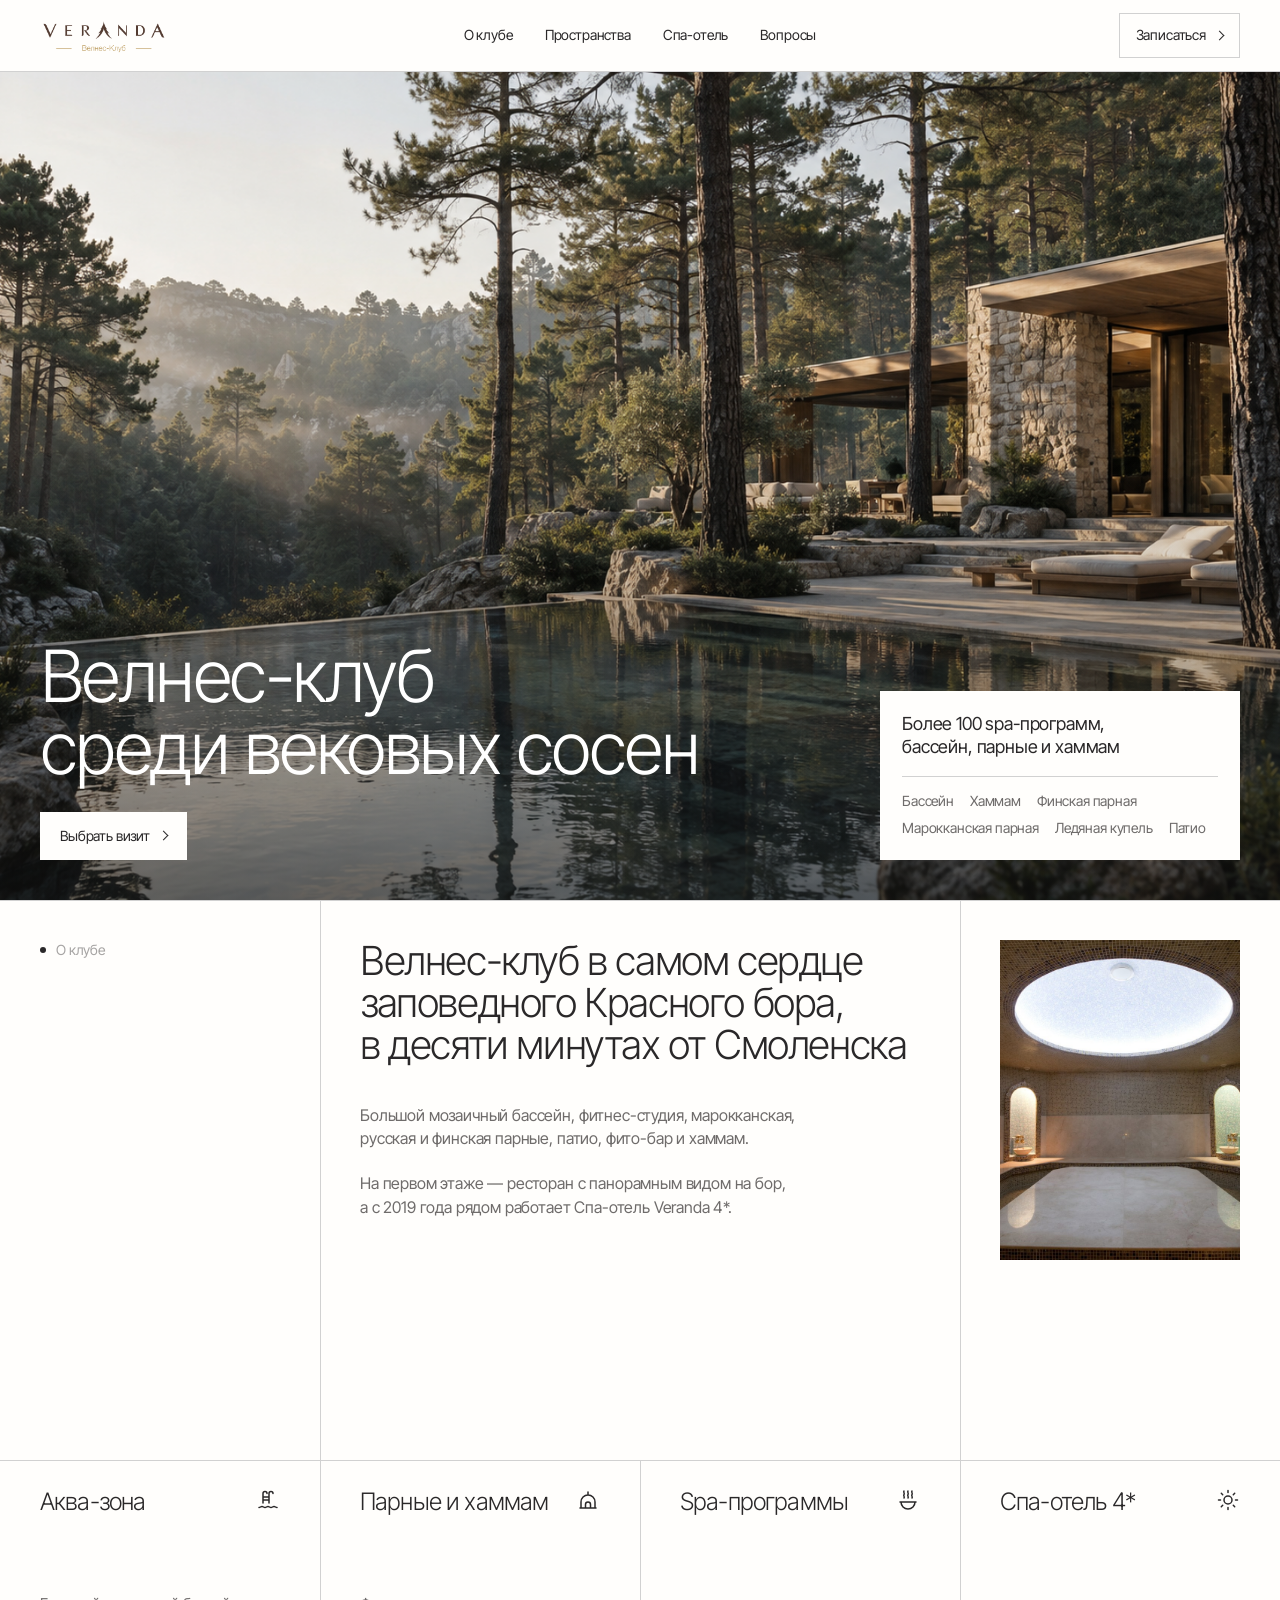
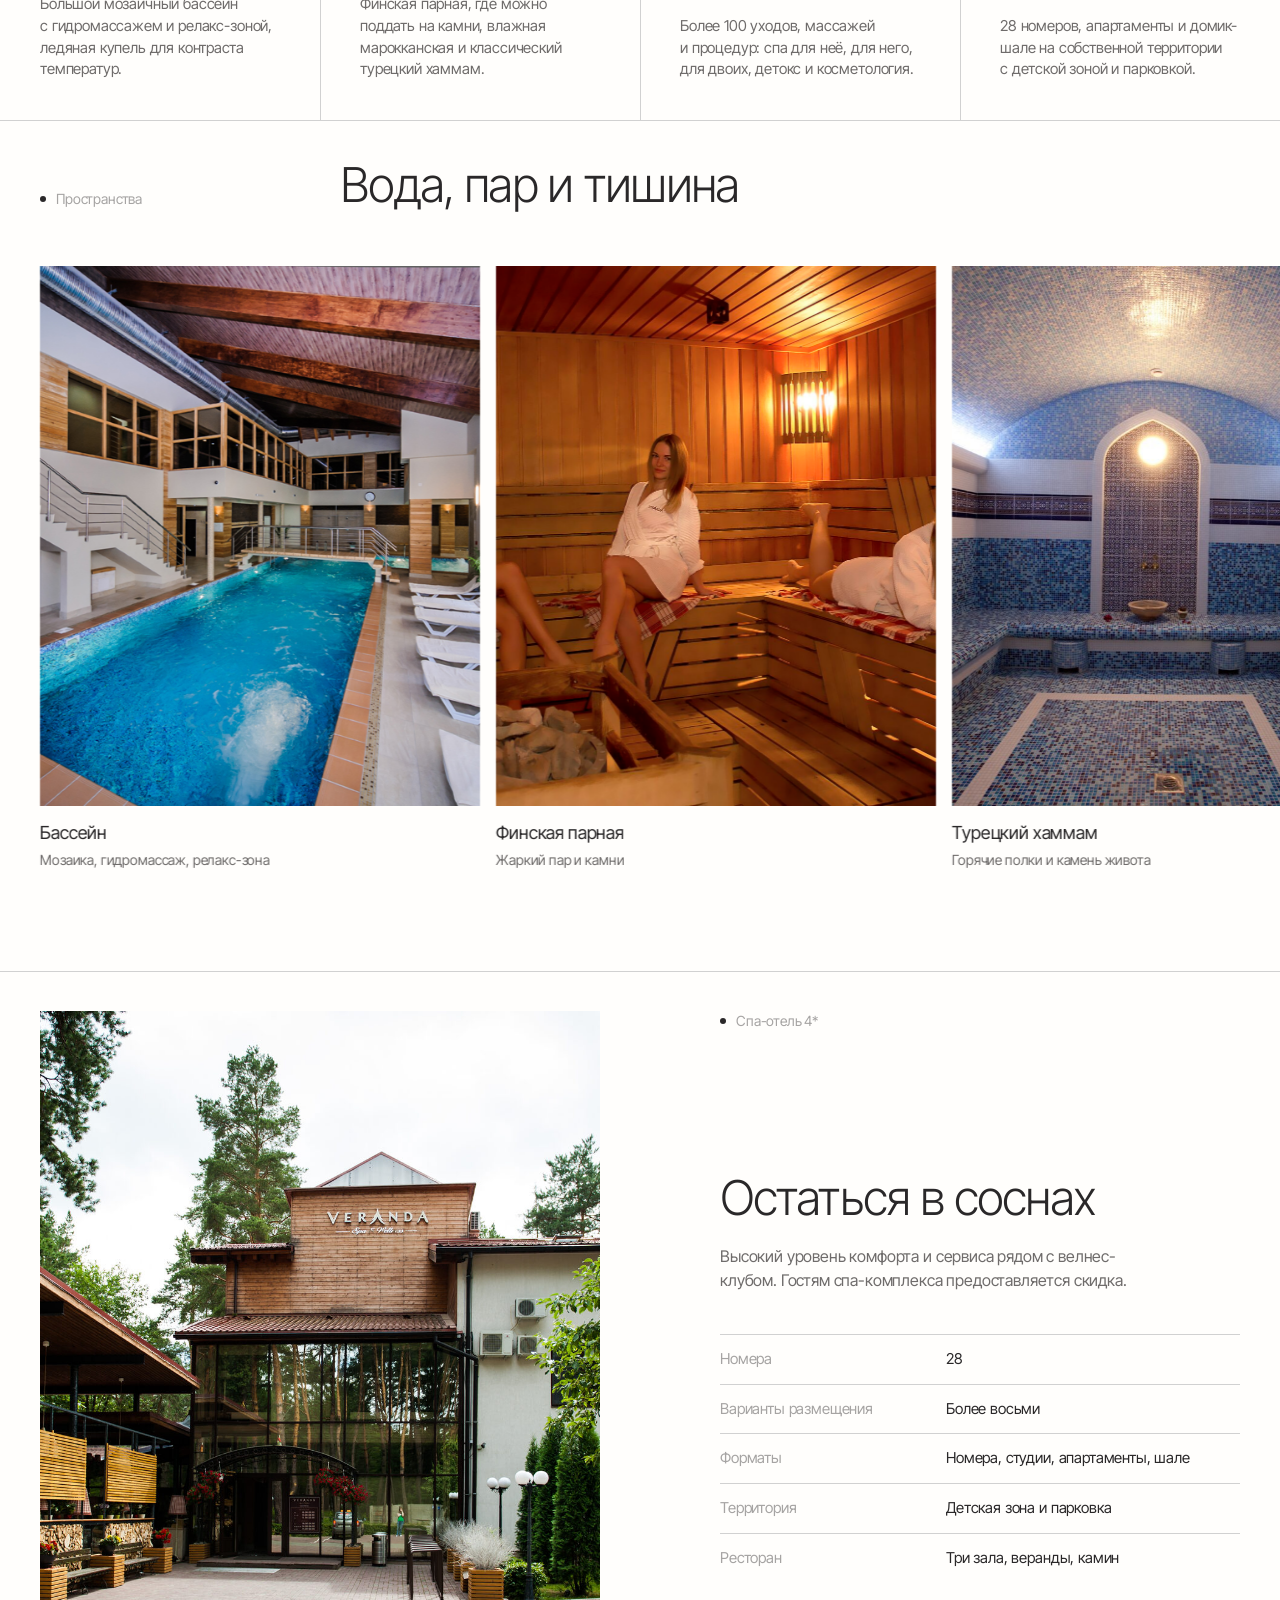
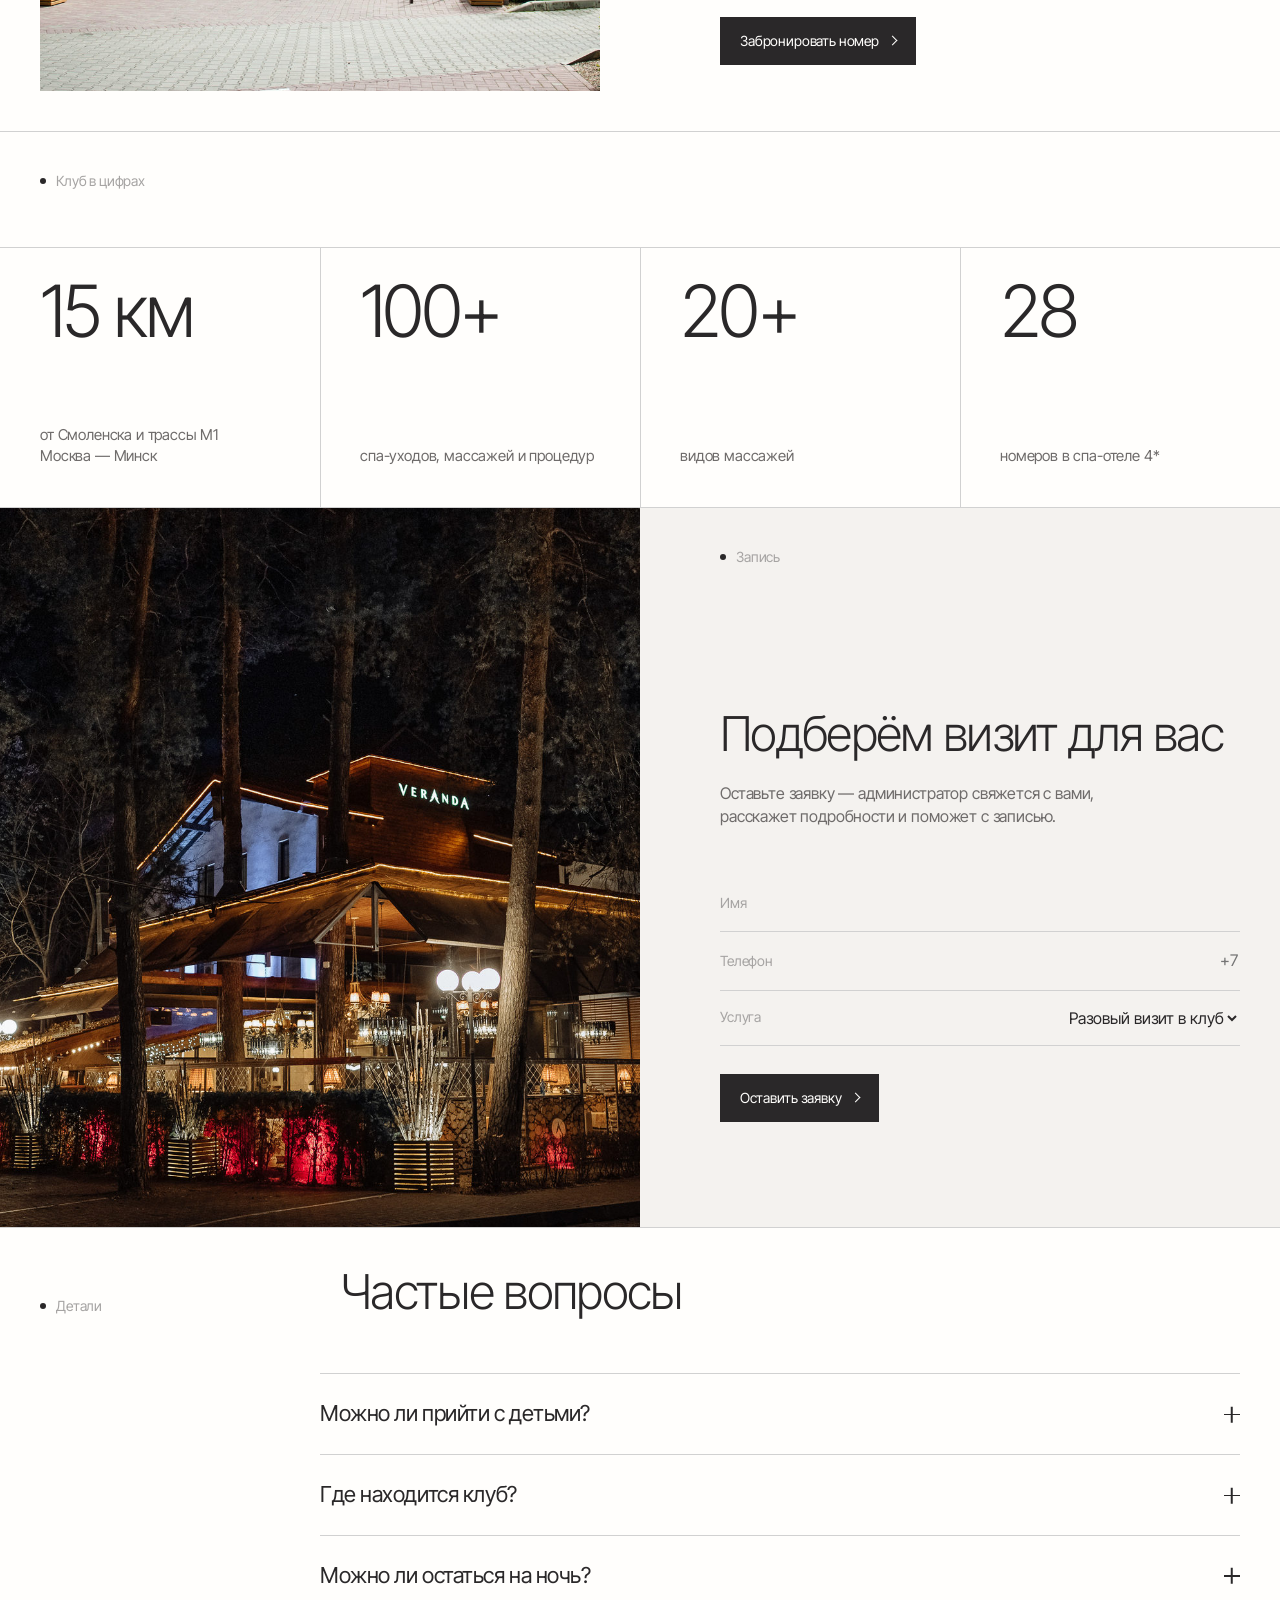
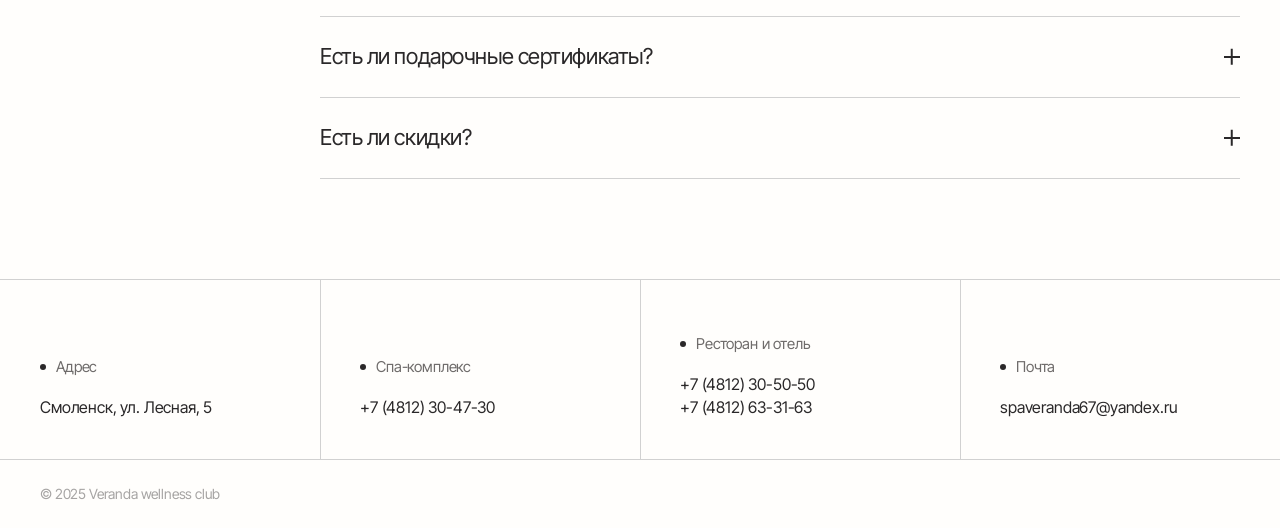
<file: v2/index.html>
<!doctype html>
<html lang="ru">
  <head>
    <meta charset="UTF-8" />
    <meta name="viewport" content="width=device-width, initial-scale=1.0" />
    <meta name="description" content="Veranda — велнес-клуб среди соснового бора в Смоленске." />
    <title>Veranda — велнес-клуб в Красном бору</title>
    <link rel="preconnect" href="https://fonts.googleapis.com" />
    <link rel="stylesheet" href="https://fonts.googleapis.com/css2?family=Inter+Tight:wght@300;400;500&display=swap" />
    <link rel="stylesheet" href="styles.css" />
  </head>
  <body>
    <header class="hdr">
      <a href="#top" class="hdr-logo"><img src="../assets/veranda-logo.png" alt="Veranda — велнес-клуб" /></a>
      <nav><a href="#about">О клубе</a><a href="#spaces">Пространства</a><a href="#hotel">Спа-отель</a><a href="#faq">Вопросы</a></nav>
      <a href="#visit" class="btn btn-line">Записаться</a>
    </header>

    <main id="top">
      <section class="hero">
        <img class="hero-img" src="../assets/hero.png" alt="Велнес-клуб среди соснового бора" />
        <div class="hero-shade"></div>
        <div class="hero-copy">
          <h1 class="fade" style="--d:.5s">Велнес-клуб<br />среди вековых сосен</h1>
          <a href="#visit" class="btn btn-light fade" style="--d:.9s">Выбрать визит</a>
        </div>
        <div class="hero-card fade" style="--d:1.1s">
          <p>Более 100 spa-программ,<br />бассейн, парные и&nbsp;хаммам</p>
          <ul><li>Бассейн</li><li>Хаммам</li><li>Финская парная</li><li>Марокканская парная</li><li>Ледяная купель</li><li>Патио</li></ul>
        </div>
      </section>

      <section class="about reveal" id="about">
        <div class="about-top">
          <p class="label fade">О клубе</p>
          <div class="about-main">
            <h2 class="fade" style="--d:.2s">Велнес-клуб в&nbsp;самом сердце заповедного Красного бора, в&nbsp;десяти минутах от&nbsp;Смоленска</h2>
            <p class="muted fade" style="--d:.5s">Большой мозаичный бассейн, фитнес-студия, марокканская, русская и&nbsp;финская парные, патио, фито-бар и&nbsp;хаммам.</p>
            <p class="muted fade" style="--d:.7s">На&nbsp;первом этаже&nbsp;— ресторан с&nbsp;панорамным видом на&nbsp;бор, а&nbsp;с&nbsp;2019 года рядом работает Спа-отель Veranda&nbsp;4*.</p>
          </div>
          <div class="about-photo fade" style="--d:.4s"><img src="../assets/dome.jpg" alt="Парная под куполом" /></div>
          <i class="vl" style="left:25%"></i><i class="vl" style="left:75%;--d:.15s"></i>
        </div>
        <div class="cells">
          <div class="cell" style="--d:.1s"><h3>Аква-зона</h3><svg class="ic" viewBox="0 0 24 24"><path d="M7 15V5.5a2 2 0 0 1 4 0M13 15V5.5a2 2 0 0 1 4 0M7 9h6M7 12h6"/><path d="M3 19.5c1.5 0 1.5-1 3-1s1.5 1 3 1 1.5-1 3-1 1.5 1 3 1 1.5-1 3-1 1.5 1 3 1"/></svg><p>Большой мозаичный бассейн с&nbsp;гидромассажем и&nbsp;релакс-зоной, ледяная купель для&nbsp;контраста температур.</p></div>
          <div class="cell" style="--d:.25s"><h3>Парные и&nbsp;хаммам</h3><svg class="ic" viewBox="0 0 24 24"><path d="M4 20h16M5 20v-6a7 7 0 0 1 14 0v6M12 7V4M9.5 20v-3.5a2.5 2.5 0 0 1 5 0V20"/></svg><p>Финская парная, где можно поддать на&nbsp;камни, влажная марокканская и&nbsp;классический турецкий хаммам.</p></div>
          <div class="cell" style="--d:.4s"><h3>Spa-программы</h3><svg class="ic" viewBox="0 0 24 24"><path d="M8 3c-1 1.3 1 2.2 0 3.5s1 2.2 0 3.5M12 3c-1 1.3 1 2.2 0 3.5s1 2.2 0 3.5M16 3c-1 1.3 1 2.2 0 3.5s1 2.2 0 3.5M4 14h16M5 14c0 3.9 3.1 7 7 7s7-3.1 7-7"/></svg><p>Более 100 уходов, массажей и&nbsp;процедур: спа для&nbsp;неё, для&nbsp;него, для&nbsp;двоих, детокс и&nbsp;косметология.</p></div>
          <div class="cell" style="--d:.55s"><h3>Спа-отель 4*</h3><svg class="ic" viewBox="0 0 24 24"><circle cx="12" cy="12" r="4"/><path d="M12 2.5v2M12 19.5v2M2.5 12h2M19.5 12h2M5.3 5.3l1.4 1.4M17.3 17.3l1.4 1.4M5.3 18.7l1.4-1.4M17.3 6.7l1.4-1.4"/></svg><p>28 номеров, апартаменты и&nbsp;домик-шале на&nbsp;собственной территории с&nbsp;детской зоной и&nbsp;парковкой.</p></div>
        </div>
      </section>

      <section class="spaces reveal" id="spaces">
        <div class="sec-head"><p class="label fade">Пространства</p><h2 class="fade" style="--d:.2s">Вода, пар и&nbsp;тишина</h2></div>
        <div class="track-wrap">
          <div class="track">
            <figure class="fade" style="--d:.2s"><img src="../assets/pool.jpg" alt="Бассейн" /><figcaption><b>Бассейн</b>Мозаика, гидромассаж, релакс-зона</figcaption></figure>
            <figure class="fade" style="--d:.3s"><img src="../assets/finnish.jpg" alt="Финская парная" /><figcaption><b>Финская парная</b>Жаркий пар и&nbsp;камни</figcaption></figure>
            <figure class="fade" style="--d:.4s"><img src="../assets/hammam.jpg" alt="Турецкий хаммам" /><figcaption><b>Турецкий хаммам</b>Горячие полки и&nbsp;камень живота</figcaption></figure>
            <figure class="fade" style="--d:.5s"><img src="../assets/dome.jpg" alt="Марокканская парная" /><figcaption><b>Марокканская парная</b>Влажный ароматный пар</figcaption></figure>
            <figure class="fade" style="--d:.6s"><img src="../assets/spa.jpg" alt="Spa-программы" /><figcaption><b>Spa</b>Более 100 программ</figcaption></figure>
          </div>
        </div>
      </section>

      <section class="hotel reveal" id="hotel">
        <div class="hotel-photo fade"><img src="../assets/hotel.jpg" alt="Спа-отель Veranda" /></div>
        <div class="hotel-body">
          <p class="label fade">Спа-отель 4*</p>
          <h2 class="fade" style="--d:.2s">Остаться в&nbsp;соснах</h2>
          <p class="muted fade" style="--d:.35s">Высокий уровень комфорта и&nbsp;сервиса рядом с&nbsp;велнес-клубом. Гостям спа-комплекса предоставляется скидка.</p>
          <dl class="specs">
            <div style="--d:.3s"><dt>Номера</dt><dd>28</dd></div>
            <div style="--d:.4s"><dt>Варианты размещения</dt><dd>Более восьми</dd></div>
            <div style="--d:.5s"><dt>Форматы</dt><dd>Номера, студии, апартаменты, шале</dd></div>
            <div style="--d:.6s"><dt>Территория</dt><dd>Детская зона и&nbsp;парковка</dd></div>
            <div style="--d:.7s"><dt>Ресторан</dt><dd>Три зала, веранды, камин</dd></div>
          </dl>
          <a href="#visit" class="btn btn-dark fade" style="--d:.8s">Забронировать номер</a>
        </div>
      </section>

      <section class="facts reveal">
        <div class="sec-head"><p class="label fade">Клуб в&nbsp;цифрах</p></div>
        <div class="cells">
          <div class="cell" style="--d:.1s"><b class="num">15&nbsp;км</b><p>от&nbsp;Смоленска и&nbsp;трассы М1 Москва&nbsp;— Минск</p></div>
          <div class="cell" style="--d:.25s"><b class="num">100+</b><p>спа-уходов, массажей и&nbsp;процедур</p></div>
          <div class="cell" style="--d:.4s"><b class="num">20+</b><p>видов массажей</p></div>
          <div class="cell" style="--d:.55s"><b class="num">28</b><p>номеров в&nbsp;спа-отеле 4*</p></div>
        </div>
      </section>

      <section class="visit reveal" id="visit">
        <div class="visit-photo fade"><img src="../assets/restaurant.jpg" alt="Ресторан клуба вечером" /></div>
        <div class="visit-body">
          <p class="label fade">Запись</p>
          <h2 class="fade" style="--d:.2s">Подберём визит для&nbsp;вас</h2>
          <p class="muted fade" style="--d:.35s">Оставьте заявку&nbsp;— администратор свяжется с&nbsp;вами, расскажет подробности и&nbsp;поможет с&nbsp;записью.</p>
          <form class="form fade" style="--d:.5s">
            <label>Имя<input type="text" /></label>
            <label>Телефон<input type="tel" placeholder="+7" /></label>
            <label>Услуга<select><option>Разовый визит в клуб</option><option>Спа-программа, массаж или процедура</option><option>Абонементы и клубные карты</option><option>Номер в спа-отеле</option></select></label>
            <button class="btn btn-dark" type="submit">Оставить заявку</button>
          </form>
        </div>
      </section>

      <section class="faq reveal" id="faq">
        <div class="sec-head"><p class="label fade">Детали</p><h2 class="fade" style="--d:.2s">Частые вопросы</h2></div>
        <div class="faq-list">
          <details><summary>Можно ли прийти с&nbsp;детьми?<i class="plus"></i></summary><p>Посещение клуба возможно с&nbsp;детьми строго с&nbsp;4&nbsp;лет. Дети с&nbsp;4 до&nbsp;7&nbsp;лет могут посещать комплекс с&nbsp;10:00 до&nbsp;16:00 при&nbsp;наличии детских плавательных средств.</p></details>
          <details><summary>Где находится клуб?<i class="plus"></i></summary><p>Смоленск, ул.&nbsp;Лесная,&nbsp;5&nbsp;— в&nbsp;заповедном Красном бору, в&nbsp;15&nbsp;км от&nbsp;города и&nbsp;трассы М1 Москва&nbsp;— Минск.</p></details>
          <details><summary>Можно ли остаться на&nbsp;ночь?<i class="plus"></i></summary><p>Да, рядом с&nbsp;клубом работает Спа-отель Veranda&nbsp;4*: 28 номеров от&nbsp;двухместных до&nbsp;студий, апартаментов и&nbsp;домика-шале.</p></details>
          <details><summary>Есть ли подарочные сертификаты?<i class="plus"></i></summary><p>Классический сертификат на&nbsp;сувенирной бумаге с&nbsp;доставкой лично и&nbsp;электронный&nbsp;— с&nbsp;доставкой по&nbsp;интернету.</p></details>
          <details><summary>Есть ли скидки?<i class="plus"></i></summary><p>В&nbsp;день рождения&nbsp;— скидка 10% на&nbsp;всё меню ресторана и&nbsp;все услуги спа-комплекса. Действует в&nbsp;день праздника и&nbsp;две недели после.</p></details>
        </div>
      </section>
    </main>

    <footer class="foot reveal">
      <div class="cells">
        <div class="cell"><p class="label">Адрес</p><p>Смоленск, ул.&nbsp;Лесная,&nbsp;5</p></div>
        <div class="cell"><p class="label">Спа-комплекс</p><p>+7 (4812) 30-47-30</p></div>
        <div class="cell"><p class="label">Ресторан и&nbsp;отель</p><p>+7 (4812) 30-50-50<br />+7 (4812) 63-31-63</p></div>
        <div class="cell"><p class="label">Почта</p><p>spaveranda67@yandex.ru</p></div>
      </div>
      <p class="copy">© 2025 Veranda wellness club</p>
    </footer>

    <script>
// blocks animate once when they scroll into view: hairlines draw, text fades in with its own delay
const io=new IntersectionObserver(es=>es.forEach(e=>{if(e.isIntersecting){e.target.classList.add('in');io.unobserve(e.target);}}),{threshold:.2});
document.querySelectorAll('.reveal').forEach(el=>io.observe(el));
requestAnimationFrame(()=>document.body.classList.add('loaded'));
// the photo row drifts sideways while the section passes through the screen
const track=document.querySelector('.track'),wrap=document.querySelector('.spaces');
const drift=()=>{const r=wrap.getBoundingClientRect(),p=Math.min(1,Math.max(0,(innerHeight-r.top)/(innerHeight+r.height)));
 track.style.transform=`translateX(${-p*(track.scrollWidth-innerWidth+160)}px)`;};
addEventListener('scroll',()=>requestAnimationFrame(drift),{passive:true});drift();
document.querySelector('.form').addEventListener('submit',e=>{e.preventDefault();e.currentTarget.querySelector('button').textContent='Заявка отправлена';});
    </script>
  </body>
</html>
</file>
<file: v2/styles.css>
:root{--bg:#fffefc;--ink:#2a2829;--grey:#a6a4a3;--muted:#6f6c6b;--line:#d1d1d1;--pad:40px;--ease:cubic-bezier(.65,0,.35,1)}
*{box-sizing:border-box}
body{margin:0;background:var(--bg);color:var(--ink);font-family:'Inter Tight',system-ui,sans-serif;font-weight:400;font-size:16px;line-height:1.45;letter-spacing:-.01em}
img{display:block;max-width:100%}
h1,h2,h3{font-weight:300;margin:0;letter-spacing:-.035em;text-wrap:balance}
h2{font-size:48px;line-height:1.05}
h3{font-size:24px;line-height:1.15}
p{margin:0}
.muted{color:var(--muted)}
.label{font-size:14px;color:var(--grey);display:flex;align-items:center;gap:10px}
.label::before{content:"";width:6px;height:6px;border-radius:50%;background:var(--ink)}

/* buttons: square, small, press in on hover */
.btn{display:inline-flex;align-items:center;gap:10px;padding:14px 20px;font:inherit;font-size:14px;text-decoration:none;border:0;cursor:pointer;transition:transform .2s}
.btn:hover{transform:scale(.98)}
.btn::after{content:"";width:6px;height:6px;border-top:1.5px solid currentColor;border-right:1.5px solid currentColor;transform:rotate(45deg)}
.btn-light{background:var(--bg);color:var(--ink)}
.btn-dark{background:var(--ink);color:var(--bg)}
.btn-line{border:1px solid var(--line);color:var(--ink);padding:11px 16px}

/* reveal: text fades in, hairlines draw */
.fade{opacity:0;transform:translateY(14px);transition:opacity .8s ease var(--d,0s),transform .8s ease var(--d,0s)}
.in .fade,.loaded .hero .fade{opacity:1;transform:none}
.reveal{position:relative}
.reveal::before{content:"";position:absolute;left:0;right:0;top:0;height:1px;background:var(--line);transform:scaleX(0);transform-origin:left;transition:transform 1s var(--ease)}
.reveal.in::before{transform:scaleX(1)}
.vl{position:absolute;top:0;bottom:0;width:1px;background:var(--line);transform:scaleY(0);transform-origin:top;transition:transform 1s var(--ease) var(--d,0s)}
.in .vl{transform:scaleY(1)}

/* header */
.hdr{position:sticky;top:0;z-index:5;height:72px;display:grid;grid-template-columns:1fr auto 1fr;align-items:center;padding:0 var(--pad);background:var(--bg);border-bottom:1px solid var(--line)}
.hdr-logo img{height:40px;width:auto}
.hdr nav{display:flex;gap:32px}
.hdr nav a{font-size:14px;color:var(--ink);text-decoration:none}
.hdr nav a:hover{color:var(--grey)}
.hdr .btn{justify-self:end}

/* hero */
.hero{position:relative;height:calc(100vh - 72px);min-height:640px;overflow:hidden;color:#fff}
.hero-img{position:absolute;inset:0;width:100%;height:100%;object-fit:cover;transform:scale(1.08);filter:blur(10px);transition:transform 2s var(--ease),filter 1.4s ease}
.loaded .hero-img{transform:none;filter:none}
.hero-shade{position:absolute;inset:0;background:linear-gradient(0deg,rgba(20,20,20,.55),rgba(20,20,20,0) 55%)}
.hero-copy{position:absolute;left:var(--pad);bottom:var(--pad)}
.hero h1{font-size:72px;line-height:1;margin-bottom:28px}
.hero-card{position:absolute;right:var(--pad);bottom:var(--pad);width:360px;background:var(--bg);color:var(--ink);padding:22px}
.hero-card p{font-size:18px;line-height:1.25;padding-bottom:18px;border-bottom:1px solid var(--line)}
.hero-card ul{list-style:none;margin:14px 0 0;padding:0;display:flex;flex-wrap:wrap;gap:6px 16px;font-size:14px;color:var(--muted)}

/* about */
.about-top{position:relative;display:grid;grid-template-columns:1fr 2fr 1fr;min-height:560px}
.about-top>:not(.vl){padding:var(--pad)}
.about-top .label{align-self:start}
.about-main{display:flex;flex-direction:column;gap:22px}
.about-main h2{font-size:40px;margin-bottom:16px}
.about-main p{max-width:460px}
.about-photo img{width:100%;aspect-ratio:3/4;object-fit:cover}

/* grid cells with drawn hairlines */
.cells{display:grid;grid-template-columns:repeat(4,1fr)}
.cell{position:relative;padding:28px var(--pad) 40px;min-height:260px;display:flex;flex-direction:column;gap:18px}
.cell::before,.cell::after{content:"";position:absolute;background:var(--line);transition:transform 1s var(--ease) var(--d,0s)}
.cell::before{left:0;right:0;top:0;height:1px;transform:scaleX(0);transform-origin:left}
.cell:not(:first-child)::after{top:0;bottom:0;left:0;width:1px;transform:scaleY(0);transform-origin:top}
.in .cell::before{transform:scaleX(1)}.in .cell::after{transform:scaleY(1)}
.cell>*{opacity:0;transition:opacity .8s ease calc(var(--d,0s) + .4s)}
.in .cell>*{opacity:1}
.cell p{color:var(--muted);font-size:15px;margin-top:auto;max-width:280px}
.ic{position:absolute;top:28px;right:var(--pad);width:24px;height:24px;fill:none;stroke:var(--ink);stroke-width:1.5;stroke-linecap:round;stroke-linejoin:round}

/* section heads */
.sec-head{display:grid;grid-template-columns:1fr 3fr;padding:var(--pad) var(--pad) 56px;align-items:baseline}

/* spaces: a row of photos that drifts sideways on scroll */
.spaces{padding-bottom:100px;overflow:hidden}
.track-wrap{overflow:visible}
.track{display:flex;gap:16px;padding-left:var(--pad);will-change:transform}
.track figure{margin:0;flex:none;width:440px}
.track img{width:100%;height:540px;object-fit:cover}
.track figcaption{display:flex;flex-direction:column;gap:4px;margin-top:14px;font-size:14px;color:var(--muted)}
.track b{font-weight:400;font-size:18px;color:var(--ink)}

/* hotel */
.hotel{display:grid;grid-template-columns:1fr 1fr;min-height:760px}
.hotel-photo{padding:var(--pad)}
.hotel-photo img{width:100%;height:100%;object-fit:cover}
.hotel-body{position:relative;padding:var(--pad) var(--pad) var(--pad) 80px;display:flex;flex-direction:column;gap:22px}
.hotel-body h2{margin-top:120px}
.hotel-body>p.muted{max-width:420px}
.specs{margin:20px 0 12px}
.specs div{position:relative;display:grid;grid-template-columns:1fr 1.3fr;padding:14px 0;font-size:15px}
.specs div::before{content:"";position:absolute;left:0;right:0;top:0;height:1px;background:var(--line);transform:scaleX(0);transform-origin:left;transition:transform 1s var(--ease) var(--d,0s)}
.in .specs div::before{transform:scaleX(1)}
.specs dt{color:var(--grey)}.specs dd{margin:0}
.hotel .btn{align-self:flex-start}

/* facts */
.num{font-weight:300;font-size:72px;line-height:1;letter-spacing:-.05em}

/* visit */
.visit{display:grid;grid-template-columns:1fr 1fr;background:#f4f2ef}
.visit-photo img{width:100%;height:100%;min-height:720px;object-fit:cover}
.visit-body{padding:var(--pad) var(--pad) var(--pad) 80px;display:flex;flex-direction:column;gap:22px}
.visit-body h2{margin-top:120px}
.visit-body>p.muted{max-width:420px}
.form{display:flex;flex-direction:column;margin-top:24px;max-width:520px}
.form label{display:flex;justify-content:space-between;align-items:center;gap:20px;padding:16px 0;border-bottom:1px solid var(--line);font-size:14px;color:var(--grey)}
.form input,.form select{border:0;background:transparent;font:inherit;font-size:16px;color:var(--ink);text-align:right;outline:none;min-width:260px}
.form .btn{align-self:flex-start;margin-top:28px}

/* faq: plus turns into a cross */
.faq{padding-bottom:100px}
.faq-list{margin-left:25%;padding-right:var(--pad)}
.faq details{border-top:1px solid var(--line)}
.faq details:last-child{border-bottom:1px solid var(--line)}
.faq summary{list-style:none;cursor:pointer;display:flex;justify-content:space-between;align-items:center;padding:24px 0;font-size:22px;letter-spacing:-.02em}
.faq summary::-webkit-details-marker{display:none}
.faq details p{padding:0 0 26px;max-width:620px;color:var(--muted)}
.plus{position:relative;width:16px;height:16px;flex:none;transition:transform .3s}
.plus::before,.plus::after{content:"";position:absolute;background:var(--ink);left:0;top:7.25px;width:16px;height:1.5px}
.plus::after{transform:rotate(90deg)}
details[open] .plus,summary:hover .plus{transform:rotate(45deg)}

/* footer */
.foot .cell{min-height:180px}
.foot .cell p:not(.label){color:var(--ink);font-size:16px;margin-top:0}
.copy{padding:24px var(--pad);font-size:14px;color:var(--grey);border-top:1px solid var(--line)}
</file>
